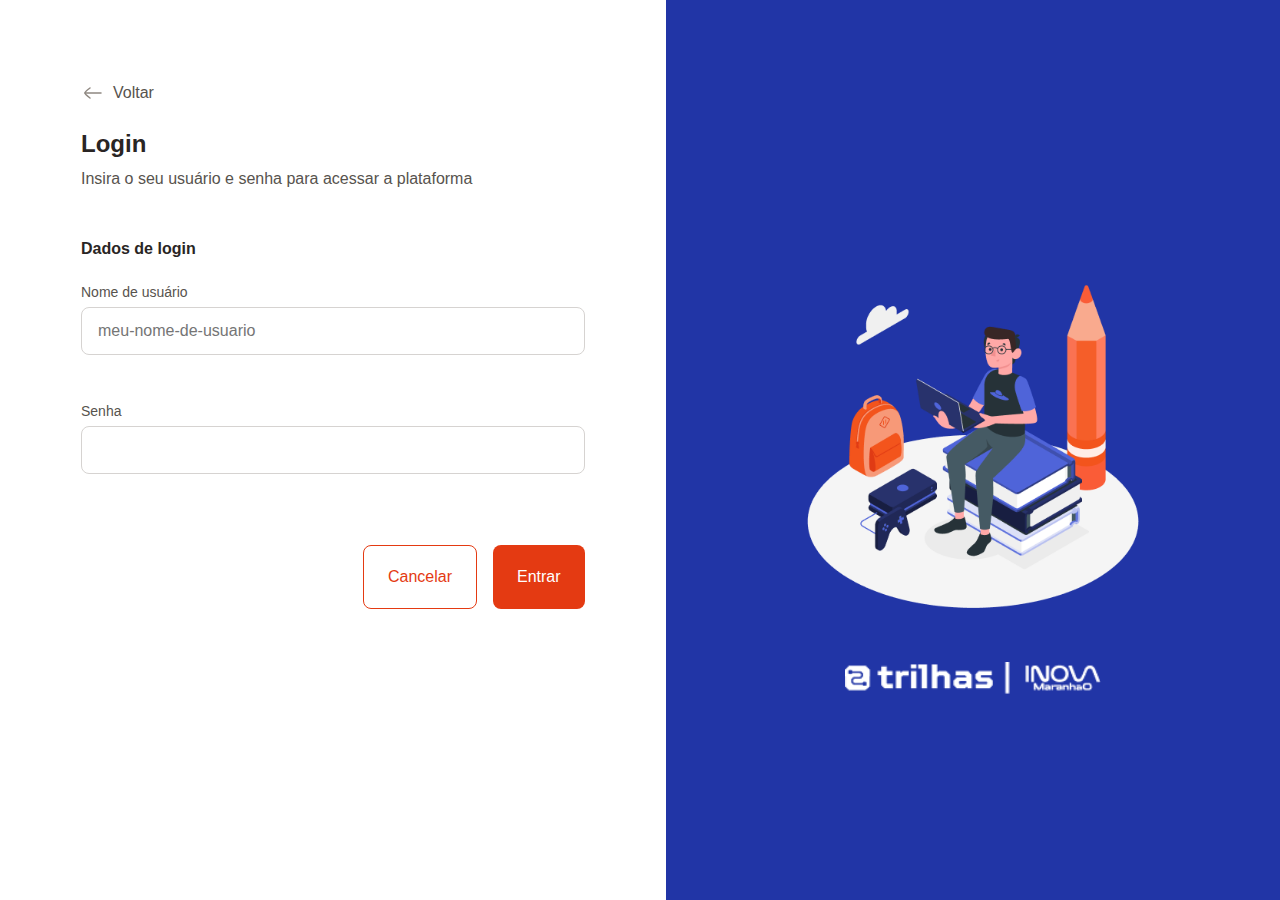
<file: login.html>
<!DOCTYPE html>
<html lang="pt-br">
<head>
    <meta charset="UTF-8">
    <meta name="viewport" content="width=device-width, initial-scale=1.0">
    <title>Desafio 02 - INOVA</title>
    <link rel="stylesheet" href="./style.css">
</head>
<body>
    <main>
        <section class="elementos-formulario">
            <header>
                <a class="btn-voltar" href=""><img src="assets/svg/arrow-left-02.svg">Voltar</a>
                <h1 class="titulo-principal">Login</h1>
                <p class="subtitulo-principal">Insira o seu usuário e senha para acessar a plataforma</p>
            </header>
            <form id="formulario-login" method="post" onsubmit="validarFormulario(event)" novalidate>

                <fieldset class="formulario">
                    <h2 class="titulo-secundario">Dados de login</h2>
                    <div class="formulario__item">
                        <label for="usuario-id">Nome de usuário</label><br>
                        <input class="campo-padrao" type="text" id="usuario-id" name="usuario-id" placeholder="meu-nome-de-usuario" onblur="validarUsuarioId()" required>
                        <span class="alerta alerta--escondido"></span>
                    </div>
                    <div class="formulario__item">
                        <label for="usuario-senha">Senha</label><br>
                        <input class="campo-senha" type="password" id="usuario-senha" name="usuario-senha" onblur="validarUsuarioSenha()" required>
                        <span class="alerta alerta--escondido"></span>
                    </div>
                </fieldset>

                <div class="btn-container">
                    <button class="btn-inferior btn-secundario" type="button">Cancelar</button>
                    <button class="btn-inferior btn-primario" type="submit">Entrar</button>
                </div>
            </form>
        </section>

        <div class="imagens">
            <img class="imagem-jovem" src="assets/imagens/imagem.png" alt="Ilustração de jovem estudando"><br>
            <img class="imagem-logo" src="assets/imagens/logo.png" alt="Logo Trilhas Inova">
        </div>
    </main>
    <script type="text/javascript" src="./form.js"></script>
    <script type="text/javascript" src="./login.js"></script>
</body>
</html>
</file>
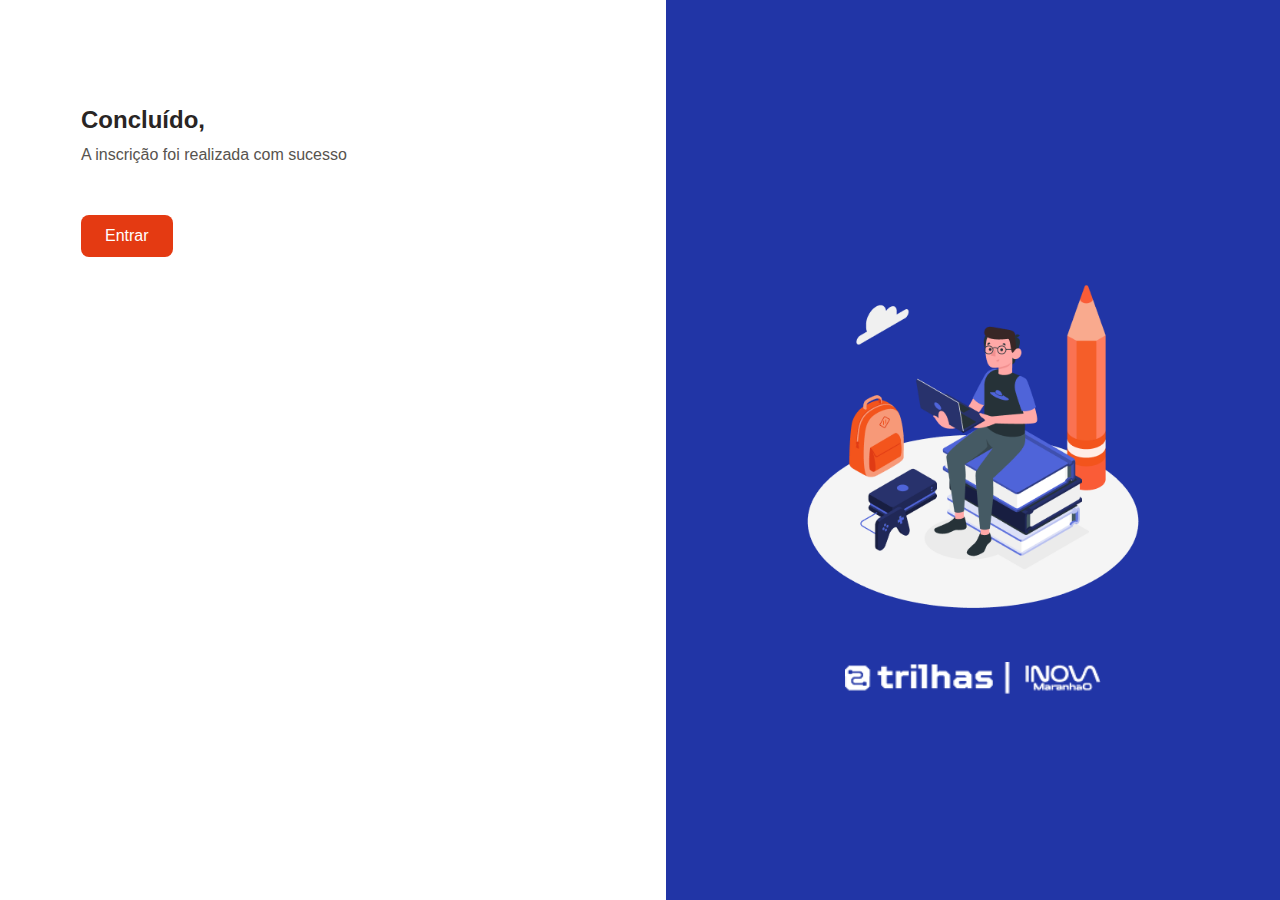
<file: sucesso.html>
<!DOCTYPE html>
<html lang="pt-br">
<head>
    <meta charset="UTF-8">
    <meta name="viewport" content="width=device-width, initial-scale=1.0">
    <title>Desafio 02 - INOVA</title>
    <link rel="stylesheet" href="./style.css">
</head>
<body onload="carregarNome()">
    <main>
        <section class="elementos-formulario">
            <header>
                <h1 id="titulo" class="titulo-principal"></h1>
                <p class="subtitulo-principal">A inscrição foi realizada com sucesso</p>
            </header>
            <a href="./login.html">
                <button class="btn-inferior btn-primario" type="submit">Entrar</button>
            </a>
        </section>

        <div class="imagens">
            <img class="imagem-jovem" src="assets/imagens/imagem.png" alt="Ilustração de jovem estudando"><br>
            <img class="imagem-logo" src="assets/imagens/logo.png" alt="Logo Trilhas Inova">
        </div>
    </main>
    <script type="text/javascript" src="./sucesso.js"></script>
</body>
</html>
</file>
<file: style.css>
/* @import url('https://fonts.googleapis.com/css2?family=Poppins:ital,wght@0,100;0,200;0,300;0,400;0,500;0,600;0,700;0,800;0,900;1,100;1,200;1,300;1,400;1,500;1,600;1,700;1,800;1,900&display=swap'); */

:root {
  --cor-texto-1: #292524;
  --cor-texto-2: #57534e;
  --cor-texto-3: #a8a29e;
  --cor-texto-highlight: #e43a12;
  --cor-superficie-1: #ffffff;
  --cor-superficie-2: #fee7d6;
  --cor-superficie-desabilitada: #e7e5e4;

  --cor-fundo-imagem: #2135a6;

  --cor-borda-padrao: #d6d3d1;
  --cor-borda-highlight: #f3541c;
  --cor-borda-highlight-half: #f3551c82;
  --cor-borda-highlight-quarter: #f3551c39;

  --cor-erro-semantico: #dc2626;

  --fnt-1: "Poppins", sans-serif;

  --loading-width: 0.8;
}

* {
  margin: 0;
  padding: 0;
  border: 0;
}

body {
  height: 100vh;
  box-sizing: border-box;
}

main {
  display: flex;
}

.elementos-formulario {
  display: flex;
  flex-direction: column;
  gap: 48px;
  width: 52%;
  padding: 9vh;
  box-sizing: border-box;
}
.elementos-formulario > form {
  display: contents;
}

.titulo-principal {
  font-family: var(--fnt-1);
  font-weight: 600;
  font-size: 1.5rem;
  line-height: 125%;
  color: var(--cor-texto-1);
  padding-top: 24px;
  padding-bottom: 8px;
}
.titulo-secundario {
  font-family: var(--fnt-1);
  font-weight: 600;
  font-size: 1rem;
  line-height: 125%;
  color: var(--cor-texto-1);
}
.subtitulo-principal {
  font-family: var(--fnt-1);
  font-weight: 400;
  font-size: 1rem;
  line-height: 150%;
  color: var(--cor-texto-2);
}
.texto-destaque {
  color: var(--cor-texto-highlight);
  font-weight: 500;
}

label {
  position: relative;
  font-family: var(--fnt-1);
  font-weight: 400;
  font-size: 0.875rem;
  line-height: 140%;
  color: var(--cor-texto-2);
}
label:has(~ .campo-padrao:read-only) {
  color: var(--cor-texto-3);
}

.formulario {
  display: flex;
  flex-direction: column;
  gap: 24px;
}

.imagens {
  display: flex;
  flex-direction: column;
  align-items: center;
  justify-content: center;
  position: sticky;
  top: 0;
  box-sizing: border-box;
  width: 48dvw;
  height: 100dvh;
  background-color: var(--cor-fundo-imagem);
}

.imagem-jovem {
  width: 30vw;
  padding-top: 6vh;
}

.imagem-logo {
  width: 20vw;
}

.btn-voltar {
  text-decoration: none;
  display: flex;
  gap: 8px;
  align-items: center;
  background-color: var(--cor-superficie-1);
  color: var(--cor-texto-2);
  width: 80px;
  font-size: 1rem;
  font-family: var(--fnt-1);
  font-weight: 400;
}

.alerta {
  position: relative;
  font-family: var(--fnt-1);
  font-weight: 400;
  font-size: 0.875rem;
  line-height: 140%;
  color: var(--cor-erro-semantico);
  padding-left: 24px;
  display: inline;
  top: 0;
}
.alerta--escondido {
  visibility: hidden;
}
.alerta::before {
  content: "";
  width: 20px;
  height: 20px;
  position: absolute;
  top: 0;
  left: 0;
  background-position: center;
  background-image: url("./assets/svg/alert-circle.svg");
}

.campo-padrao, .campo-senha {
  appearance: none;
  background-color: var(--cor-superficie-1);
  color: var(--cor-texto-1);
  border: 1px solid var(--cor-borda-padrao);
  border-radius: 8px;
  box-sizing: border-box;
  margin: 4px 0 4px;
  padding: 0 16px;
  width: 100%;
  height: 48px;
  font-size: 1rem;
  font-family: var(--fnt-1);
  font-weight: 400;
  transition: border-color 0.25s;
}
.campo-padrao:read-only {
  color: var(--cor-texto-2);
  background-color: var(--cor-superficie-desabilitada);
}
/* padding remove 1 pixel para compensar acréscimo da borda*/
.campo-padrao--invalido {
  outline: none;
  border-width: 2px;
  border-color: var(--cor-erro-semantico);
  padding: 0 15px;
  transition: border-color 0s;
}
.campo-padrao:focus {
  outline: 4px solid var(--cor-superficie-2);
  border-width: 2px;
  border-color: var(--cor-borda-highlight);
  padding: 0 15px; /* ignorar acrescimo de 1 pixel da borda*/
}
.campo-padrao--loading {
  background-image: linear-gradient(
    90deg,
    var(--cor-borda-highlight-quarter) 0%,
    var(--cor-borda-highlight-half) 100%
  );
  background-size: calc(100% * var(--loading-width));
  background-position-x: 0%;
  animation: 1s linear infinite translate-background-x;
}
@keyframes translate-background-x {
  from {
    background-position-x: 0%;
  }
  to {
    background-position-x: calc(
      100% * var(--loading-width) / (1 - var(--loading-width))
    );
  }
}
@keyframes rotation {
  from {
    transform: rotateZ(0);
  }
  to {
    transform: rotateZ(360deg);
  }
}

label:has(~ .campo-padrao--loading)::after {
  content: "";
  position: absolute;
  top: 1px;
  right: -26px;
  width: 18px;
  height: 18px;
  background: url("./assets/svg/progress-activity.svg") no-repeat;
  background-size: contain;
  animation: 1s linear infinite rotation;
}

.campo-select {
  padding-right: 48px;
  background: border-box no-repeat url("./assets/svg/arrow-down-01.svg");
  background-position-x: right 16px;
  background-position-y: center;
}
.campo-select:is(:focus, :hover) {
  background-image: url("./assets/svg/arrow-down-02.svg");
}

.campo-arquivo {
  display: none;
}
.campo-arquivo__selecionado {
  position: absolute;
  text-decoration: underline;
  bottom: 8px;
  color: var(--cor-texto-1);
}
.campo-arquivo__selecionado--escondido {
  display: none;
}
.cabecalho-campo-arquivo {
  display: flex;
  flex-direction: column;
  height: 160px;
  border: 1px dashed var(--cor-borda-padrao);
  border-radius: 8px;
  text-align: center;
  align-items: center;
  justify-content: center;
  margin: 8px 0 0;
  gap: 8px;
  color: var(--cor-texto-3);
  font-family: var(--fnt-1);
  font-size: 1rem;
  font-weight: 400;
  cursor: pointer;
}
.icone-nuvem {
  width: 48px;
}

.grupo-endereco {
  display: flex;
  justify-content: space-between;
  gap: 24px 20px;
}

.grupo-endereco__esquerda {
  width: 100%;
}

.formulario__radio {
  display: flex;
  flex-direction: row;
  flex-wrap: wrap;
  justify-content: space-between;
  gap: 16px;
}
.campo-radio {
  display: none;
}
.campo-radio + .cabecalho-campo-radio {
  display: flex;
  flex-direction: column;
  box-sizing: border-box;
  position: relative;
  width: 48.5%;
  height: 120px;
  border: 1px solid var(--cor-borda-padrao);
  border-radius: 8px;
  padding: 8px;
  text-align: center;
  align-items: center;
  justify-content: center;
  gap: 8px;
  cursor: pointer;
  transition: border-color 0.25s;
}
.campo-radio + .cabecalho-campo-radio::before {
  content: "";
  position: absolute;
  top: 8px;
  left: 8px;
  width: 20px;
  height: 20px;
  border: 1.5px solid var(--cor-borda-padrao);
  border-radius: 50%;
}
.campo-radio:checked + .cabecalho-campo-radio {
  border: 2px solid var(--cor-borda-highlight);
}
.campo-radio:checked + .cabecalho-campo-radio::before {
  border-color: var(--cor-borda-highlight);
  background-position: center;
  background-image: url("./assets/svg/check.svg");
}
.icone-trilhas {
  width: 40px;
}

.campo-check {
  display: none;
}
.formulario__check {
  display: flex;
  gap: 8px;
  flex-direction: column;
  align-items: start;
}
.cabecalho-campo-check {
  padding-left: 36px;
  line-height: 200%;
  position: relative;
  cursor: pointer;
}
.cabecalho-campo-check::before {
  content: "";
  position: absolute;
  left: 4px;
  top: 4px;
  width: 19px;
  height: 19px;
  border: 1.5px solid var(--cor-borda-padrao);
  border-radius: 20%;
  opacity: 3;
  transition: border-color 0.4s, background-position-y 0.4s;
}
.campo-check:checked + .cabecalho-campo-check::before {
  border-color: var(--cor-borda-highlight);
  background-repeat: no-repeat;
  background-position: center;
  background-image: url("./assets/svg/check2.svg"),
    radial-gradient(var(--cor-borda-highlight), var(--cor-borda-highlight));
}

.btn-container {
  display: flex;
  width: 100%;
  height: 64px;
  align-items: stretch;
  justify-content: flex-end;
  /* align-items: flex-end; */
  gap: 16px;
}
.btn-inferior {
  padding: 12px 24px;
  border-radius: 8px;
  font-family: var(--fnt-1);
  font-size: 1rem;
  cursor: pointer;
}
.btn-primario {
  background-color: var(--cor-texto-highlight);
  color: var(--cor-superficie-1);
  font-weight: 500;
}
.btn-secundario {
  background-color: var(--cor-superficie-1);
  border: 1px solid var(--cor-texto-highlight);
  color: var(--cor-texto-highlight);
  font-weight: 500;
}

/* Para Celulares e Tablets */
@media (max-width: 1023px) {
  main {
    flex-direction: column-reverse;
  }

  .imagens {
    width: 100dvw;
    height: 20dvh;
    position: static;
  }

  .imagem-jovem {
    padding-top: 2dvh;
    width: 10dvh;
  }

  .imagem-logo {
    width: 20dvh;
  }

  .elementos-formulario {
    width: 100dvw;
    padding: 9dvw;
  }

  .campo-radio + .cabecalho-campo-radio {
    width: 38dvw;
  }

  .formulario__check {
    justify-content: center;
  }

  .btn-inferior {
    padding: 2dvw;
  }
}
</file>
